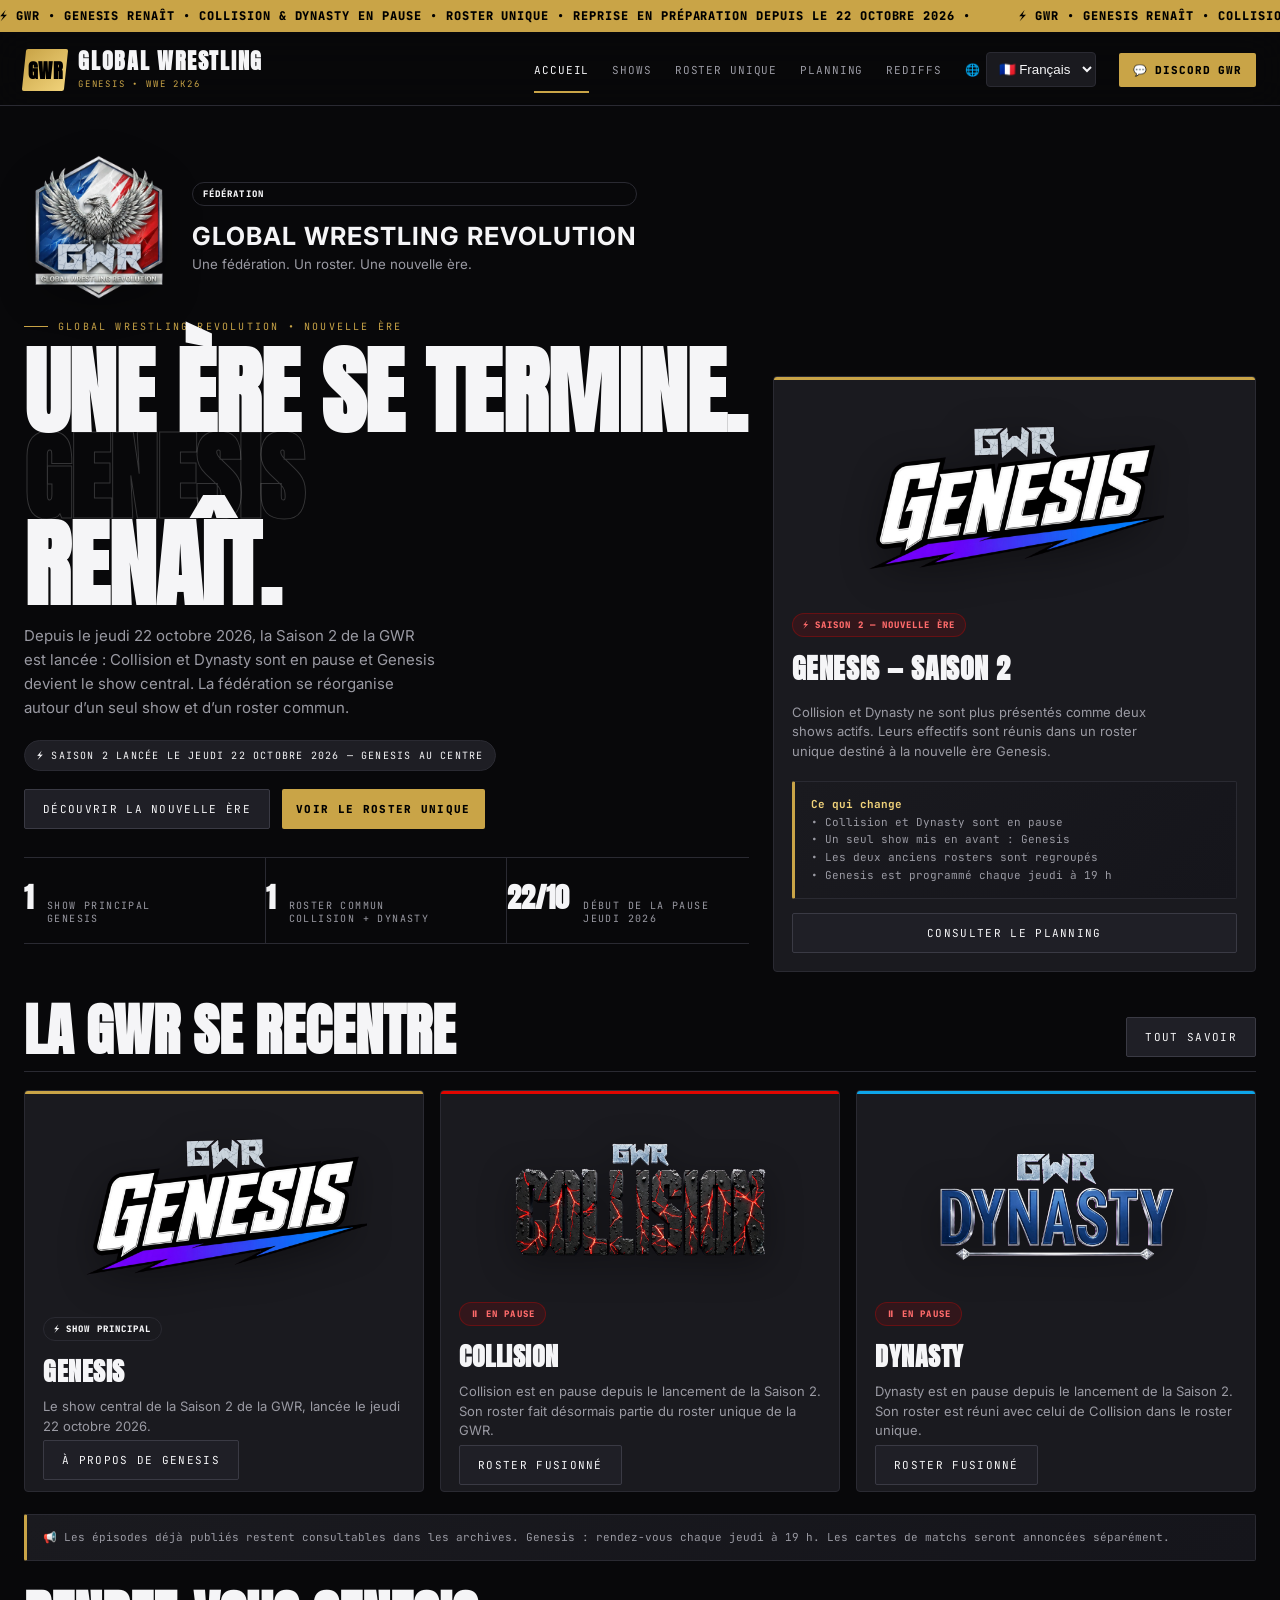
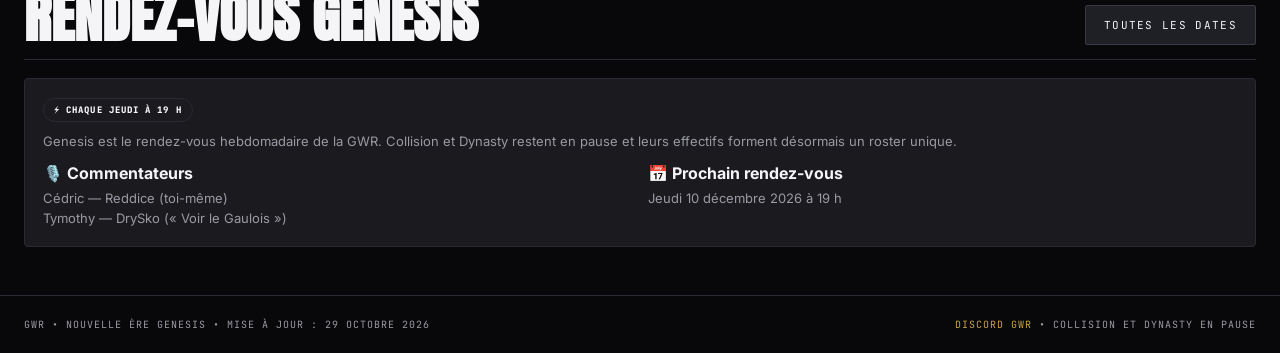
<file: index.html>
<!doctype html>
<html lang="fr"><head><meta charset="utf-8"><meta name="viewport" content="width=device-width,initial-scale=1">
<title>GWR — Global Wrestling Revolution | Le retour de Genesis</title>
<meta name="description" content="La GWR prépare le retour de Genesis depuis le jeudi 22 octobre 2026. Collision et Dynasty sont en pause et leurs rosters fusionnent en un roster unique.">
<link rel="stylesheet" href="css/style.css"><link rel="icon" href="img/logo-gwr.png"></head><body>
<div class="ticker"><div class="ticker-track"><span>⚡ GWR • GENESIS RENAÎT • COLLISION & DYNASTY EN PAUSE • ROSTER UNIQUE • REPRISE EN PRÉPARATION DEPUIS LE 22 OCTOBRE 2026 •</span><span>⚡ GWR • GENESIS RENAÎT • COLLISION & DYNASTY EN PAUSE • ROSTER UNIQUE • REPRISE EN PRÉPARATION DEPUIS LE 22 OCTOBRE 2026 •</span></div></div>
<nav><a class="brand" href="index.html"><div class="brand-mark"><span>GWR</span></div><div class="brand-text"><strong>GLOBAL WRESTLING</strong><small>Genesis • WWE 2K26</small></div></a><div class="nav-links" id="navLinks"><a href="index.html">Accueil</a><a href="shows.html">Shows</a><a href="roster.html">Roster unique</a><a href="planning.html">Planning</a><a href="rediffs.html">Rediffs</a><label class="language-picker" style="display:inline-flex;align-items:center;gap:6px;color:var(--text);font-size:12px"><span aria-hidden="true">🌐</span><select id="gwrLanguage" aria-label="Choisir la langue" style="max-width:145px;background:var(--card);color:var(--text);border:1px solid var(--border);padding:8px;border-radius:4px"><option value="fr">🇫🇷 Français</option><option value="en">🇬🇧 English</option><option value="es">🇪🇸 Español</option><option value="it">🇮🇹 Italiano</option><option value="ja">🇯🇵 日本語</option><option value="zh">🇨🇳 中文</option><option value="de">🇩🇪 Deutsch</option></select></label><a href="https://discord.com/invite/2U9SatYNbg" target="_blank" rel="noopener noreferrer" class="btn-discord">💬 Discord GWR</a></div><button class="burger" id="burger" aria-label="Ouvrir le menu">☰</button></nav>
<main class="container"><div class="hero"><div><div class="home-brand-logos" style="display:flex;align-items:center;gap:18px;flex-wrap:wrap;margin-bottom:18px">
<img src="img/logo-gwr.png" alt="Logo officiel de la fédération GWR — Global Wrestling Revolution" style="display:block;width:min(150px,32vw);height:auto;object-fit:contain;filter:drop-shadow(0 8px 18px rgba(0,0,0,.35))">
<div style="display:flex;flex-direction:column;gap:5px"><span class="pill">FÉDÉRATION</span><strong style="font-size:clamp(18px,2vw,25px);letter-spacing:.04em">GLOBAL WRESTLING REVOLUTION</strong><small class="muted">Une fédération. Un roster. Une nouvelle ère.</small></div>
</div><div class="eyebrow">Global Wrestling Revolution • Nouvelle ère</div><h1 class="h1">UNE ÈRE SE TERMINE.<br><span class="outline">GENESIS</span><br>RENAÎT.</h1><p>Depuis le jeudi 22 octobre 2026, la Saison 2 de la GWR est lancée : Collision et Dynasty sont en pause et Genesis devient le show central. La fédération se réorganise autour d’un seul show et d’un roster commun.</p><div class="badge">⚡ SAISON 2 LANCÉE LE JEUDI 22 OCTOBRE 2026 — GENESIS AU CENTRE</div><div class="actions"><a href="shows.html" class="btn-dark">Découvrir la nouvelle ère</a><a href="roster.html" class="btn-discord">Voir le roster unique</a></div><div class="stats"><div class="stat"><b>1</b><span>Show principal<br>Genesis</span></div><div class="stat"><b>1</b><span>Roster commun<br>Collision + Dynasty</span></div><div class="stat"><b>22/10</b><span>Début de la pause<br>Jeudi 2026</span></div></div></div>
<div class="card"><div class="card-top gold"></div><div class="card-body"><img src="img/gwr-genesis.png" alt="Logo Genesis — show principal de la Global Wrestling Revolution" style="display:block;width:min(100%,320px);max-height:200px;object-fit:contain;margin:0 auto 14px;filter:drop-shadow(0 8px 18px rgba(0,0,0,.35))"><span class="pill susp">⚡ SAISON 2 — NOUVELLE ÈRE</span><h3 style="font-size:28px">Genesis — Saison 2</h3><p>Collision et Dynasty ne sont plus présentés comme deux shows actifs. Leurs effectifs sont réunis dans un roster unique destiné à la nouvelle ère Genesis.</p><div class="suspend-box"><strong style="color:var(--gold-light)">Ce qui change</strong><br>• Collision et Dynasty sont en pause<br>• Un seul show mis en avant : Genesis<br>• Les deux anciens rosters sont regroupés<br>• Genesis est programmé chaque jeudi à 19 h</div><a href="planning.html" class="btn-dark" style="display:block;text-align:center;margin-top:12px">Consulter le planning</a></div></div></div>
<div class="section-head"><h2 class="h2">La GWR se recentre</h2><a href="shows.html" class="btn-dark">Tout savoir</a></div><div class="grid3">
<article class="card"><div class="card-top gold"></div><div class="card-body"><img src="img/gwr-genesis.png" alt="Logo officiel du show Genesis de la GWR" loading="lazy" style="display:block;width:min(100%,300px);max-height:190px;object-fit:contain;margin:0 auto 14px;filter:drop-shadow(0 8px 18px rgba(0,0,0,.35))"><span class="pill">⚡ SHOW PRINCIPAL</span><h3>Genesis</h3><p>Le show central de la Saison 2 de la GWR, lancée le jeudi 22 octobre 2026.</p><div style="margin-top:12px"><a href="shows.html" class="btn-dark">À propos de Genesis</a></div></div></article>
<article class="card"><div class="card-top red"></div><div class="card-body"><img src="img/gwr-collision.png" alt="Logo officiel de Collision, ancien show de la GWR désormais en pause" loading="lazy" style="display:block;width:min(100%,300px);max-height:175px;object-fit:contain;margin:0 auto 14px;filter:drop-shadow(0 8px 18px rgba(0,0,0,.35))"><span class="pill susp">⏸ EN PAUSE</span><h3>Collision</h3><p>Collision est en pause depuis le lancement de la Saison 2. Son roster fait désormais partie du roster unique de la GWR.</p><div style="margin-top:12px"><a href="roster.html" class="btn-dark">Roster fusionné</a></div></div></article>
<article class="card"><div class="card-top blue"></div><div class="card-body"><img src="img/gwr-dynasty.png" alt="Logo officiel de Dynasty, ancien show de la GWR désormais en pause" loading="lazy" style="display:block;width:min(100%,300px);max-height:175px;object-fit:contain;margin:0 auto 14px;filter:drop-shadow(0 8px 18px rgba(0,0,0,.35))"><span class="pill susp">⏸ EN PAUSE</span><h3>Dynasty</h3><p>Dynasty est en pause depuis le lancement de la Saison 2. Son roster est réuni avec celui de Collision dans le roster unique.</p><div style="margin-top:12px"><a href="roster.html" class="btn-dark">Roster fusionné</a></div></div></article>
</div><div class="suspend-box" style="margin-top:22px">📢 Les épisodes déjà publiés restent consultables dans les archives. Genesis : rendez-vous chaque jeudi à 19 h. Les cartes de matchs seront annoncées séparément.</div><div class="section-head" style="margin-top:30px"><h2 class="h2">Rendez-vous Genesis</h2><a href="planning.html" class="btn-dark">Toutes les dates</a></div>
<div class="card"><div class="card-body"><span class="pill">⚡ CHAQUE JEUDI À 19 H</span><p>Genesis est le rendez-vous hebdomadaire de la GWR. Collision et Dynasty restent en pause et leurs effectifs forment désormais un roster unique.</p><div class="grid2" style="margin-top:12px"><div><strong>🎙️ Commentateurs</strong><p style="margin:6px 0 0">Cédric — Reddice (toi-même)<br>Tymothy — DrySko (« Voir le Gaulois »)</p></div><div><strong>📅 Prochain rendez-vous</strong><p style="margin:6px 0 0"><span data-next-genesis>calcul automatique…</span></p></div></div></div></div></main>
<footer><div>GWR • Nouvelle ère Genesis • Mise à jour : 29 octobre 2026</div><div><a href="https://discord.com/invite/2U9SatYNbg" target="_blank" rel="noopener noreferrer">Discord GWR</a> • Collision et Dynasty en pause</div></footer><script src="js/script.js"></script></body></html>
</file>
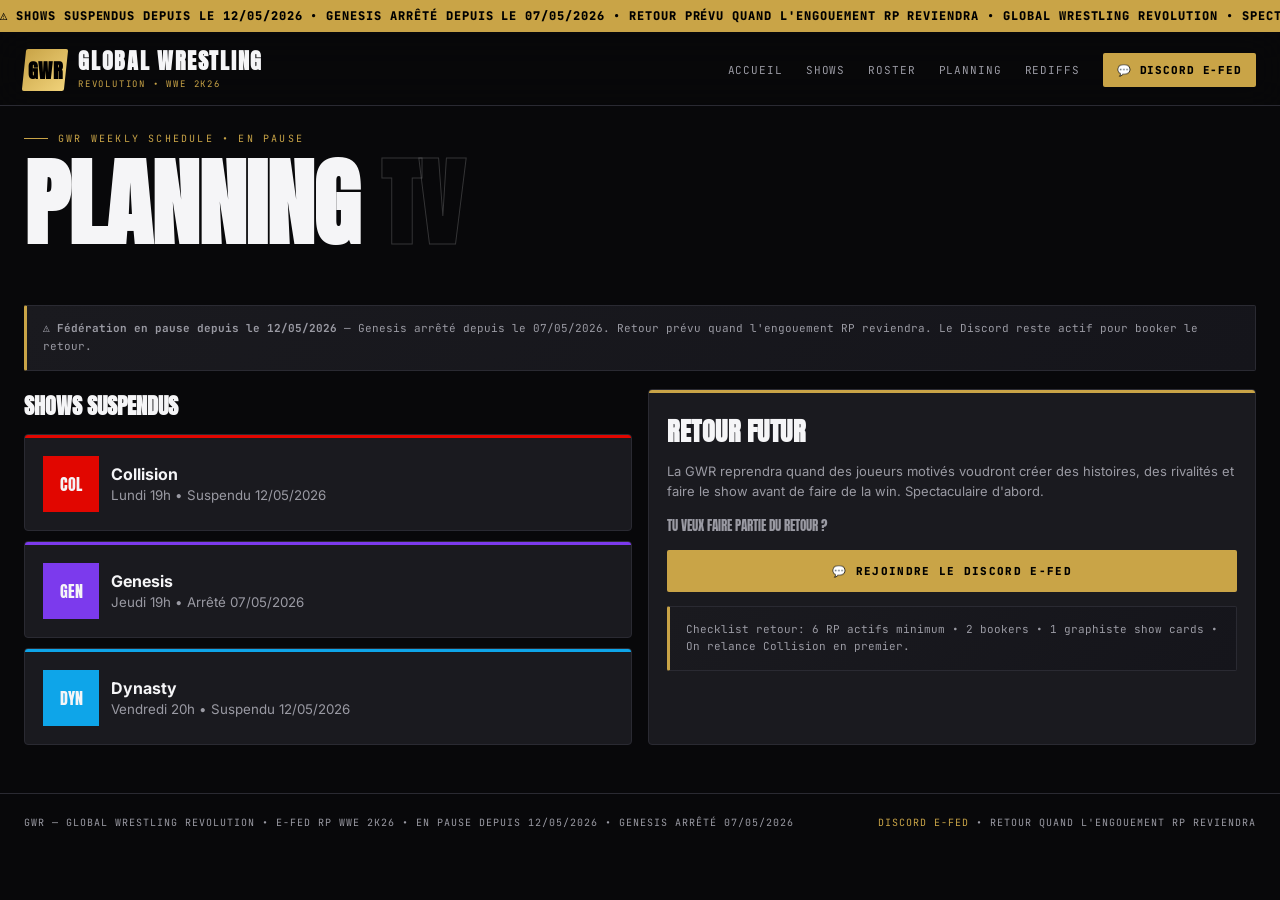
<file: planing.html>
<!doctype html>
<html lang="fr">
<head>
<meta charset="utf-8"><meta name="viewport" content="width=device-width,initial-scale=1">
<title>Planning — GWR</title>
<link rel="stylesheet" href="css/style.css">
</head>
<body>

<div class="ticker"><div class="ticker-track">
<span>⚠ SHOWS SUSPENDUS DEPUIS LE 12/05/2026 • GENESIS ARRÊTÉ DEPUIS LE 07/05/2026 • RETOUR PRÉVU QUAND L'ENGOUEMENT RP REVIENDRA • GLOBAL WRESTLING REVOLUTION • SPECTACULAIRE AVANT LA WIN •</span>
<span>⚠ SHOWS SUSPENDUS DEPUIS LE 12/05/2026 • GENESIS ARRÊTÉ DEPUIS LE 07/05/2026 • RETOUR PRÉVU QUAND L'ENGOUEMENT RP REVIENDRA • GLOBAL WRESTLING REVOLUTION • SPECTACULAIRE AVANT LA WIN •</span>
</div></div>


<nav>
  <a class="brand" href="index.html">
    <div class="brand-mark"><span>GWR</span></div>
    <div class="brand-text"><strong>GLOBAL WRESTLING</strong><small>Revolution • WWE 2K26</small></div>
  </a>
  <div class="nav-links" id="navLinks">
    <a href="index.html">Accueil</a>
    <a href="shows.html">Shows</a>
    <a href="roster.html">Roster</a>
    <a href="planning.html">Planning</a>
    <a href="rediffs.html">Rediffs</a>
    <a href="https://discord.com/invite/2U9SatYNbg" target="_blank" class="btn-discord">💬 Discord E-Fed</a>
  </div>
  <button class="burger" id="burger">☰</button>
</nav>

<main class="container">
  <section>
    <div class="eyebrow">GWR Weekly Schedule • EN PAUSE</div>
    <h1 class="h1">PLANNING <span class="outline">TV</span></h1>
  </section>

  <div class="suspend-box">
    ⚠ <strong>Fédération en pause depuis le 12/05/2026</strong> — Genesis arrêté depuis le 07/05/2026. Retour prévu quand l'engouement RP reviendra. Le Discord reste actif pour booker le retour.
  </div>

  <div class="grid2" style="margin-top:18px">
    <div>
      <h3 style="font-family:Anton;text-transform:uppercase;font-size:22px;margin-bottom:12px">Shows suspendus</h3>
      <div style="display:flex;flex-direction:column;gap:10px">
        <div class="card"><div class="card-top red"></div><div class="card-body" style="display:flex;gap:12px;align-items:center">
          <div style="width:56px;height:56px;background:var(--red);display:grid;place-items:center;font-family:Anton">COL</div>
          <div><strong>Collision</strong><br><small class="muted">Lundi 19h • Suspendu 12/05/2026</small></div>
        </div></div>
        <div class="card"><div class="card-top purple"></div><div class="card-body" style="display:flex;gap:12px;align-items:center">
          <div style="width:56px;height:56px;background:var(--purple);display:grid;place-items:center;font-family:Anton">GEN</div>
          <div><strong>Genesis</strong><br><small class="muted">Jeudi 19h • Arrêté 07/05/2026</small></div>
        </div></div>
        <div class="card"><div class="card-top blue"></div><div class="card-body" style="display:flex;gap:12px;align-items:center">
          <div style="width:56px;height:56px;background:var(--blue);display:grid;place-items:center;font-family:Anton">DYN</div>
          <div><strong>Dynasty</strong><br><small class="muted">Vendredi 20h • Suspendu 12/05/2026</small></div>
        </div></div>
      </div>
    </div>
    <div class="card"><div class="card-top gold"></div><div class="card-body">
      <h3 style="font-family:Anton;text-transform:uppercase;font-size:26px">Retour futur</h3>
      <p class="muted" style="margin:10px 0;line-height:1.6">La GWR reprendra quand des joueurs motivés voudront créer des histoires, des rivalités et faire le show avant de faire de la win. Spectaculaire d'abord.</p>
      <p style="font-family:Anton;text-transform:uppercase;margin:14px 0">Tu veux faire partie du retour ?</p>
      <a href="https://discord.com/invite/2U9SatYNbg" target="_blank" class="btn-discord" style="width:100%;justify-content:center;padding:14px">💬 Rejoindre le Discord E-Fed</a>
      <div class="suspend-box" style="margin-top:14px">Checklist retour: 6 RP actifs minimum • 2 bookers • 1 graphiste show cards • On relance Collision en premier.</div>
    </div></div>
  </div>
</main>

<footer>
  <div>GWR — Global Wrestling Revolution • E-Fed RP WWE 2K26 • En pause depuis 12/05/2026 • Genesis arrêté 07/05/2026</div>
  <div><a href="https://discord.com/invite/2U9SatYNbg" target="_blank">Discord E-Fed</a> • Retour quand l'engouement RP reviendra</div>
</footer>

<script src="js/script.js"></script>
</body>
</html>
</file>
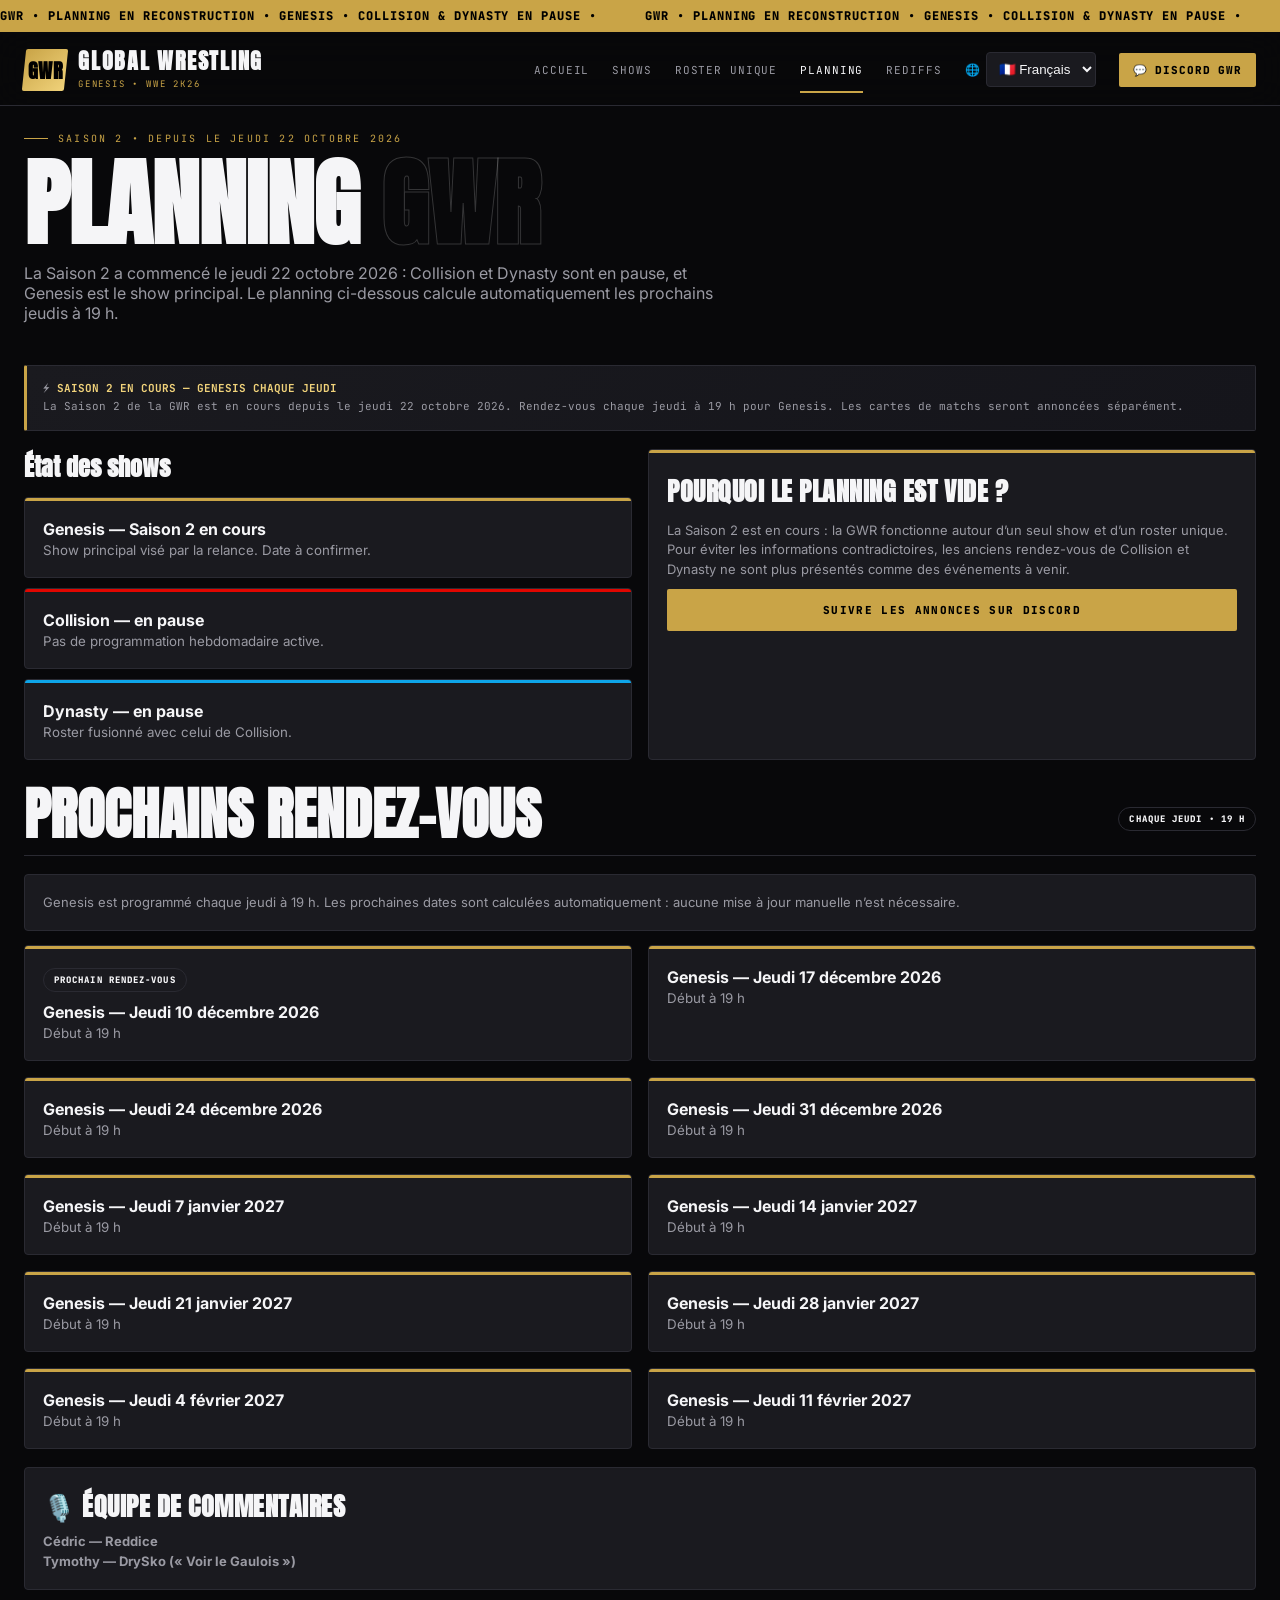
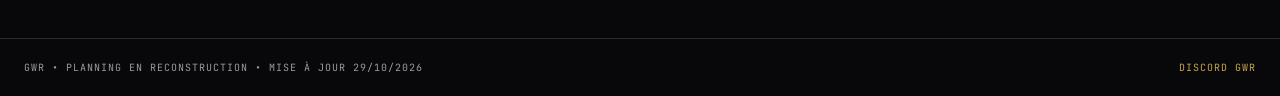
<file: planning.html>
<!doctype html><html lang="fr"><head><meta charset="utf-8"><meta name="viewport" content="width=device-width,initial-scale=1"><title>Planning — GWR | Retour de Genesis</title><meta name="description" content="État du planning GWR pendant la relance de Genesis."><link rel="stylesheet" href="css/style.css"><link rel="icon" href="img/logo-gwr.png"></head><body>
<div class="ticker"><div class="ticker-track"><span>GWR • PLANNING EN RECONSTRUCTION • GENESIS • COLLISION & DYNASTY EN PAUSE •</span><span>GWR • PLANNING EN RECONSTRUCTION • GENESIS • COLLISION & DYNASTY EN PAUSE •</span></div></div>
<nav><a class="brand" href="index.html"><div class="brand-mark"><span>GWR</span></div><div class="brand-text"><strong>GLOBAL WRESTLING</strong><small>Genesis • WWE 2K26</small></div></a><div class="nav-links" id="navLinks"><a href="index.html">Accueil</a><a href="shows.html">Shows</a><a href="roster.html">Roster unique</a><a href="planning.html">Planning</a><a href="rediffs.html">Rediffs</a><label class="language-picker" style="display:inline-flex;align-items:center;gap:6px;color:var(--text);font-size:12px"><span aria-hidden="true">🌐</span><select id="gwrLanguage" aria-label="Choisir la langue" style="max-width:145px;background:var(--card);color:var(--text);border:1px solid var(--border);padding:8px;border-radius:4px"><option value="fr">🇫🇷 Français</option><option value="en">🇬🇧 English</option><option value="es">🇪🇸 Español</option><option value="it">🇮🇹 Italiano</option><option value="ja">🇯🇵 日本語</option><option value="zh">🇨🇳 中文</option><option value="de">🇩🇪 Deutsch</option></select></label><a href="https://discord.com/invite/2U9SatYNbg" target="_blank" rel="noopener noreferrer" class="btn-discord">💬 Discord GWR</a></div><button class="burger" id="burger" aria-label="Ouvrir le menu">☰</button></nav>
<main class="container"><section><div class="eyebrow">Saison 2 • Depuis le jeudi 22 octobre 2026</div><h1 class="h1">PLANNING <span class="outline">GWR</span></h1><p class="muted" style="max-width:70ch">La Saison 2 a commencé le jeudi 22 octobre 2026 : Collision et Dynasty sont en pause, et Genesis est le show principal. Le planning ci-dessous calcule automatiquement les prochains jeudis à 19 h.</p></section>
<div class="suspend-box" style="border-left-color:var(--gold)">⚡ <strong style="color:var(--gold-light)">SAISON 2 EN COURS — GENESIS CHAQUE JEUDI</strong><br>La Saison 2 de la GWR est en cours depuis le jeudi 22 octobre 2026. Rendez-vous chaque jeudi à 19 h pour Genesis. Les cartes de matchs seront annoncées séparément.</div>
<div class="grid2" style="margin-top:18px"><div><h3 style="font-family:Anton;font-size:24px;margin-bottom:12px">État des shows</h3><div style="display:flex;flex-direction:column;gap:10px"><div class="card"><div class="card-top gold"></div><div class="card-body"><strong>Genesis — Saison 2 en cours</strong><br><small class="muted">Show principal visé par la relance. Date à confirmer.</small></div></div><div class="card"><div class="card-top red"></div><div class="card-body"><strong>Collision — en pause</strong><br><small class="muted">Pas de programmation hebdomadaire active.</small></div></div><div class="card"><div class="card-top blue"></div><div class="card-body"><strong>Dynasty — en pause</strong><br><small class="muted">Roster fusionné avec celui de Collision.</small></div></div></div></div>
<div class="card"><div class="card-top gold"></div><div class="card-body"><h3 style="font-size:26px">Pourquoi le planning est vide ?</h3><p class="muted" style="margin:10px 0">La Saison 2 est en cours : la GWR fonctionne autour d’un seul show et d’un roster unique. Pour éviter les informations contradictoires, les anciens rendez-vous de Collision et Dynasty ne sont plus présentés comme des événements à venir.</p><a href="https://discord.com/invite/2U9SatYNbg" target="_blank" rel="noopener noreferrer" class="btn-discord" style="width:100%;justify-content:center;padding:14px">Suivre les annonces sur Discord</a></div></div></div>
<div class="section-head" style="margin-top:28px"><h2 class="h2">Prochains rendez-vous</h2><span class="pill">Chaque jeudi • 19 h</span></div><div class="card"><div class="card-body"><p class="muted">Genesis est programmé chaque jeudi à 19 h. Les prochaines dates sont calculées automatiquement : aucune mise à jour manuelle n’est nécessaire.</p></div></div><div id="genesisSchedule" class="grid2" style="margin-top:14px" aria-live="polite"><div class="card"><div class="card-body">Chargement automatique des prochaines dates…</div></div></div><div class="card" style="margin-top:18px"><div class="card-body"><h3 style="font-size:26px">🎙️ Équipe de commentaires</h3><p><strong>Cédric — Reddice</strong><br><strong>Tymothy — DrySko (« Voir le Gaulois »)</strong></p></div></div></main>
<footer><div>GWR • Planning en reconstruction • Mise à jour 29/10/2026</div><div><a href="https://discord.com/invite/2U9SatYNbg" target="_blank" rel="noopener noreferrer">Discord GWR</a></div></footer><script src="js/script.js"></script></body></html>
</file>
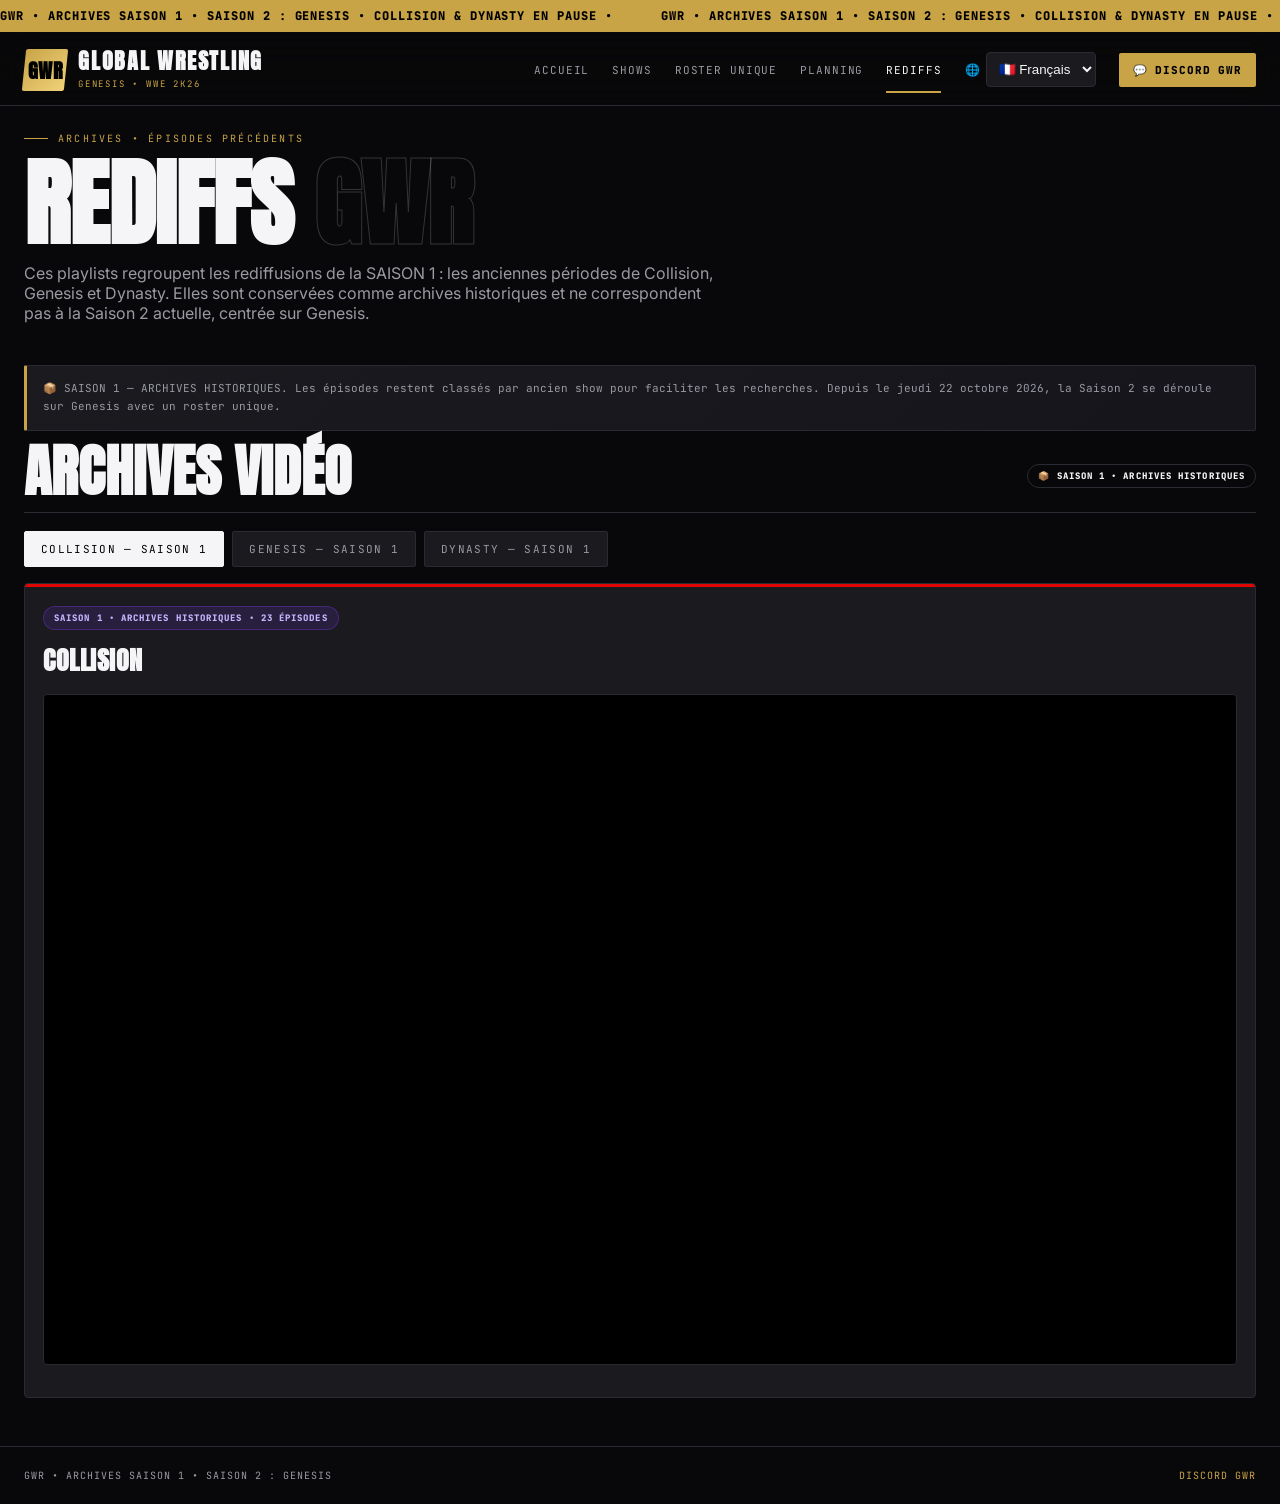
<file: rediffs.html>
<!doctype html><html lang="fr"><head><meta charset="utf-8"><meta name="viewport" content="width=device-width,initial-scale=1"><title>Rediffs et archives — GWR</title><meta name="description" content="Retrouvez les archives vidéo des anciens shows de la GWR pendant la relance de Genesis."><link rel="stylesheet" href="css/style.css"><link rel="icon" href="img/logo-gwr.png"></head><body>
<div class="ticker"><div class="ticker-track"><span>GWR • ARCHIVES SAISON 1 • SAISON 2 : GENESIS • COLLISION & DYNASTY EN PAUSE •</span><span>GWR • ARCHIVES SAISON 1 • SAISON 2 : GENESIS • COLLISION & DYNASTY EN PAUSE •</span></div></div>
<nav><a class="brand" href="index.html"><div class="brand-mark"><span>GWR</span></div><div class="brand-text"><strong>GLOBAL WRESTLING</strong><small>Genesis • WWE 2K26</small></div></a><div class="nav-links" id="navLinks"><a href="index.html">Accueil</a><a href="shows.html">Shows</a><a href="roster.html">Roster unique</a><a href="planning.html">Planning</a><a href="rediffs.html">Rediffs</a><label class="language-picker" style="display:inline-flex;align-items:center;gap:6px;color:var(--text);font-size:12px"><span aria-hidden="true">🌐</span><select id="gwrLanguage" aria-label="Choisir la langue" style="max-width:145px;background:var(--card);color:var(--text);border:1px solid var(--border);padding:8px;border-radius:4px"><option value="fr">🇫🇷 Français</option><option value="en">🇬🇧 English</option><option value="es">🇪🇸 Español</option><option value="it">🇮🇹 Italiano</option><option value="ja">🇯🇵 日本語</option><option value="zh">🇨🇳 中文</option><option value="de">🇩🇪 Deutsch</option></select></label><a href="https://discord.com/invite/2U9SatYNbg" target="_blank" rel="noopener noreferrer" class="btn-discord">💬 Discord GWR</a></div><button class="burger" id="burger" aria-label="Ouvrir le menu">☰</button></nav>
<main class="container"><section><div class="eyebrow">Archives • Épisodes précédents</div><h1 class="h1">REDIFFS <span class="outline">GWR</span></h1><p class="muted" style="max-width:70ch">Ces playlists regroupent les rediffusions de la SAISON 1 : les anciennes périodes de Collision, Genesis et Dynasty. Elles sont conservées comme archives historiques et ne correspondent pas à la Saison 2 actuelle, centrée sur Genesis.</p></section>
<div class="suspend-box">📦 SAISON 1 — ARCHIVES HISTORIQUES. Les épisodes restent classés par ancien show pour faciliter les recherches. Depuis le jeudi 22 octobre 2026, la Saison 2 se déroule sur Genesis avec un roster unique.</div>
<div class="section-head"><h2 class="h2">Archives vidéo</h2><span class="pill">📦 SAISON 1 • ARCHIVES HISTORIQUES</span></div><div class="tabs"><button class="tab active" data-tab-btn="collision">Collision — Saison 1</button><button class="tab" data-tab-btn="genesis">Genesis — Saison 1</button><button class="tab" data-tab-btn="dynasty">Dynasty — Saison 1</button></div>
<div class="tab-panel active" data-tab-panel="collision"><div class="card"><div class="card-top red"></div><div class="card-body"><span class="pill stop">Saison 1 • Archives historiques • 23 épisodes</span><h3>Collision</h3><div class="video"><iframe loading="lazy" title="Archives vidéo de Collision" src="https://www.youtube.com/embed/videoseries?list=PLcqppahImqvWhzsnvjM9No3qA3b8Iokal" allowfullscreen></iframe></div></div></div></div>
<div class="tab-panel" data-tab-panel="genesis"><div class="card"><div class="card-top gold"></div><div class="card-body"><span class="pill stop">Saison 1 • Archives historiques • 18 épisodes</span><h3>Genesis</h3><div class="video"><iframe loading="lazy" title="Archives vidéo de Genesis" src="https://www.youtube.com/embed/videoseries?list=PLcqppahImqvUmvSQ3NSG5izOY7VnWeU1X" allowfullscreen></iframe></div></div></div></div>
<div class="tab-panel" data-tab-panel="dynasty"><div class="card"><div class="card-top blue"></div><div class="card-body"><span class="pill stop">Saison 1 • Archives historiques • 21 épisodes</span><h3>Dynasty</h3><div class="video"><iframe loading="lazy" title="Archives vidéo de Dynasty" src="https://www.youtube.com/embed/videoseries?list=PLcqppahImqvWwlIveZxeVb_uVkN9lliEC" allowfullscreen></iframe></div></div></div></div></main>
<footer><div>GWR • Archives Saison 1 • Saison 2 : Genesis</div><div><a href="https://discord.com/invite/2U9SatYNbg" target="_blank" rel="noopener noreferrer">Discord GWR</a></div></footer><script src="js/script.js"></script></body></html>
</file>
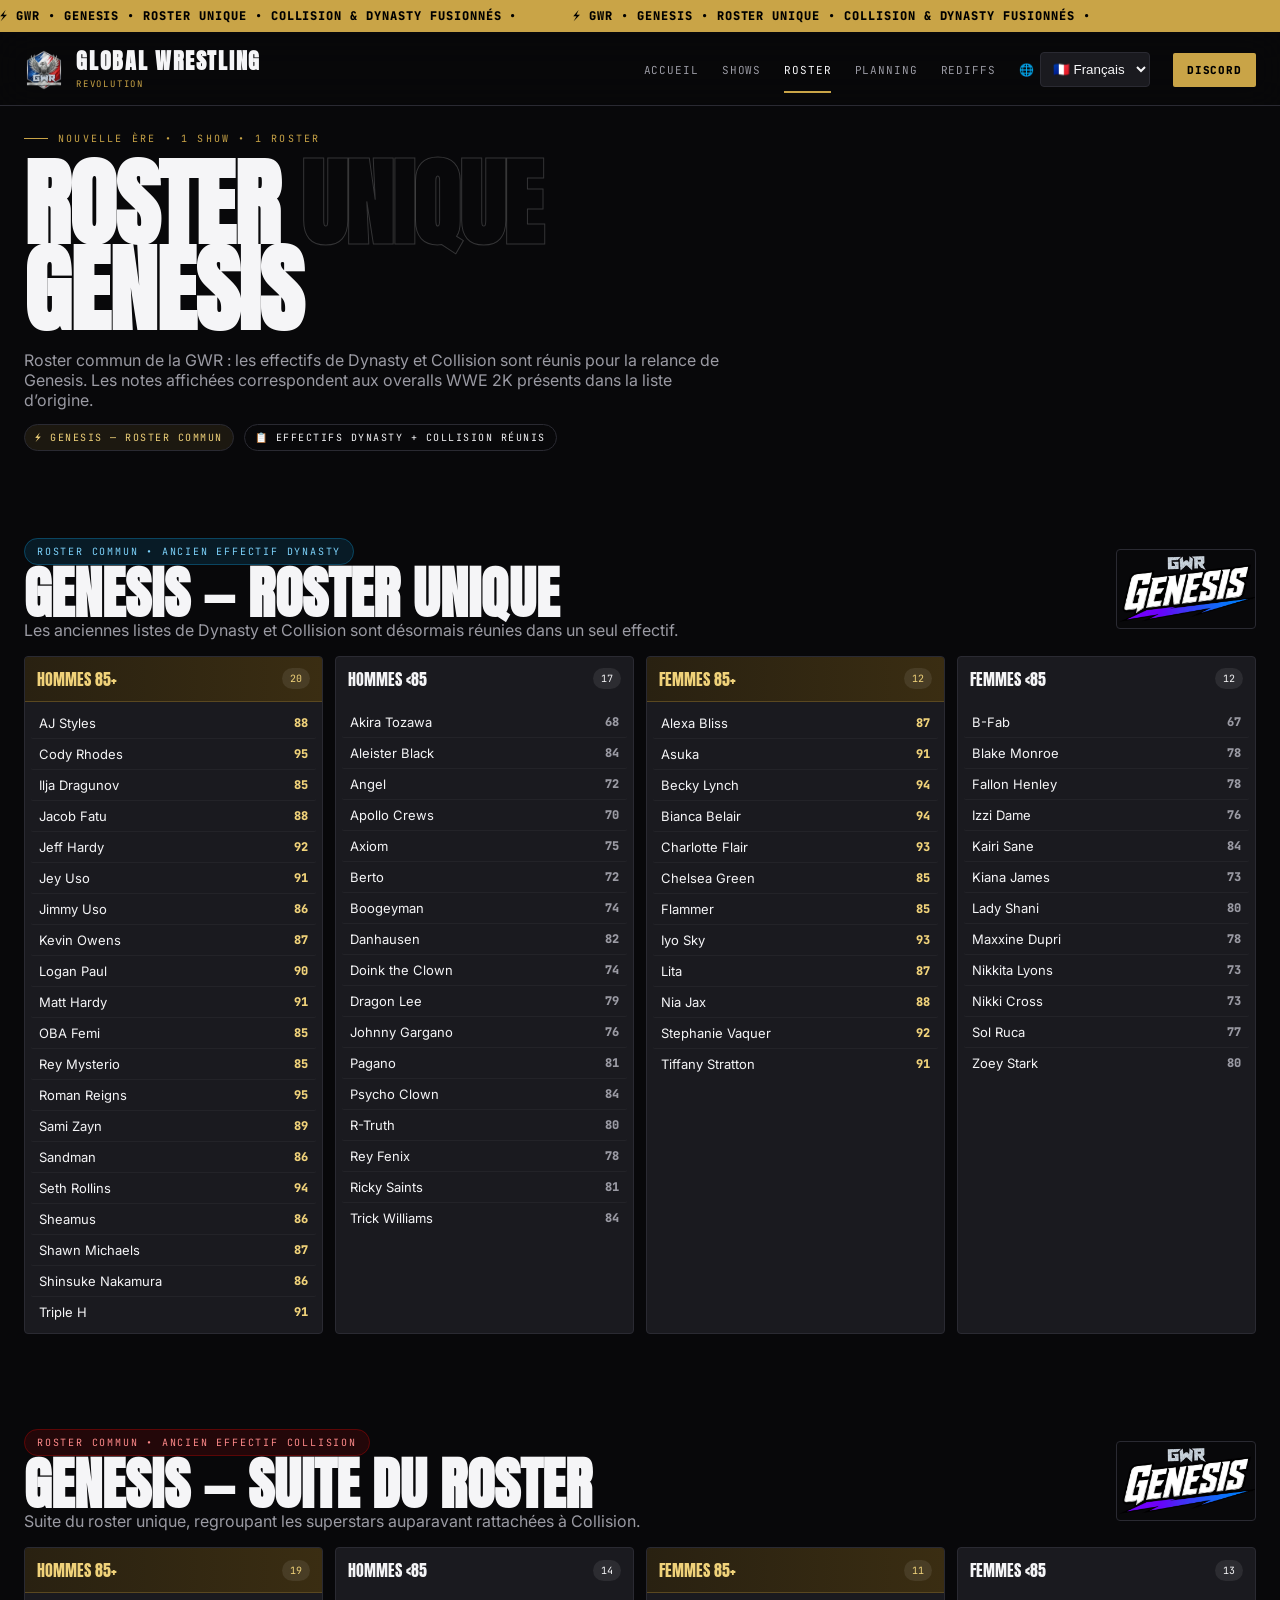
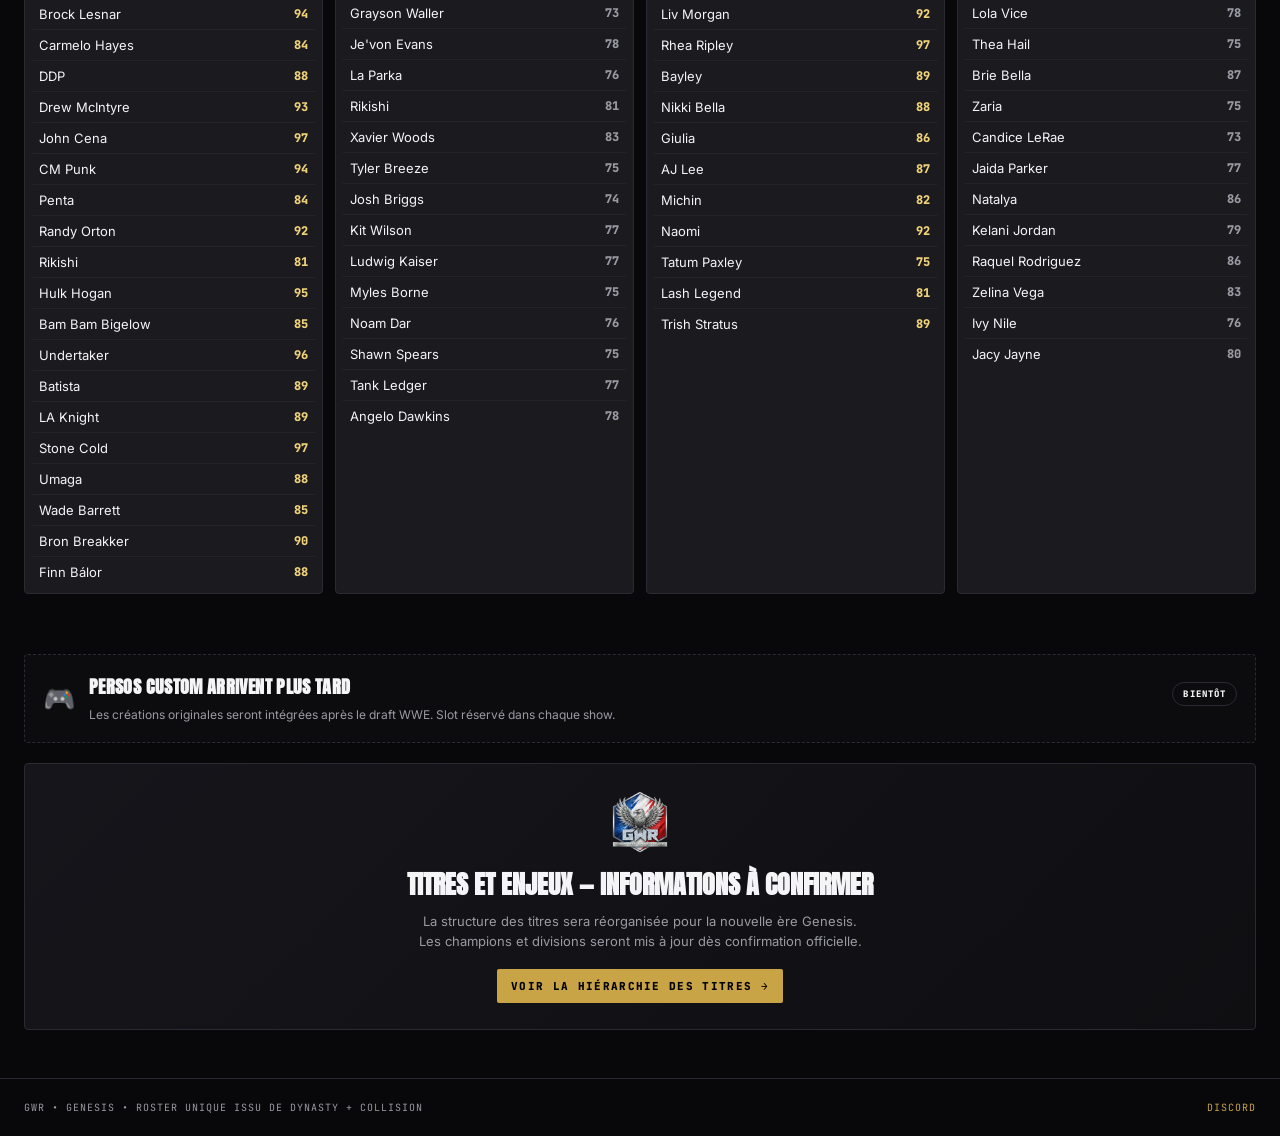
<file: roster.html>
<!doctype html>
<html lang="fr">
<head>
<meta charset="utf-8"><meta name="viewport" content="width=device-width,initial-scale=1">
<title>Roster unique — GWR Genesis</title>
<link rel="stylesheet" href="css/style.css"><link rel="icon" href="img/logo-gwr.png">
<style>
.brand-logo{width:40px!important;height:40px!important;object-fit:contain!important}
.show-header{display:grid;grid-template-columns:1fr 140px;gap:16px;align-items:center;margin-bottom:16px}
.show-poster{width:140px;height:80px;object-fit:cover;border:1px solid var(--border);border-radius:4px}
.gm-badge{font-family:'JetBrains Mono';font-size:10px;letter-spacing:.15em;text-transform:uppercase;padding:6px 10px;border-radius:100px;display:inline-flex;gap:6px;align-items:center;border:1px solid var(--border)}
.roster-grid{display:grid;grid-template-columns:repeat(4,1fr);gap:12px}
@media(max-width:1100px){.roster-grid{grid-template-columns:repeat(2,1fr)}}
@media(max-width:600px){.roster-grid{grid-template-columns:1fr}.show-header{grid-template-columns:1fr}}
.roster-col{background:var(--card);border:1px solid var(--border);border-radius:4px;overflow:hidden}
.roster-col-head{padding:10px 12px;font-family:'Anton';font-size:16px;text-transform:uppercase;display:flex;justify-content:space-between;align-items:center}
.roster-col-head small{font-family:'JetBrains Mono';font-size:10px;padding:4px 8px;border-radius:100px;background:rgba(255,255,255,.08)}
.col-h{border-bottom:1px solid var(--border)}
.roster-list{padding:6px}
.roster-item{display:flex;justify-content:space-between;align-items:center;padding:7px 8px;border-radius:2px;font-size:13px;transition:.15s;border-bottom:1px solid rgba(255,255,255,.04)}
.roster-item:last-child{border:0}
.roster-item:hover{background:rgba(255,255,255,.05)}
.rating{font-family:'JetBrains Mono';font-weight:800;font-size:12px;min-width:28px;text-align:right}
.rating.high{color:var(--gold-light)} .rating.low{color:var(--muted)}
.blue-head{background:linear-gradient(90deg,#292111,#3a2d12);color:var(--gold-light);border-bottom:1px solid #5a4820}
.red-head{background:linear-gradient(90deg,#292111,#3a2d12);color:var(--gold-light);border-bottom:1px solid #5a4820}
</style>
</head>
<body>
<div class="ticker"><div class="ticker-track">
<span>⚡ GWR • GENESIS • ROSTER UNIQUE • COLLISION & DYNASTY FUSIONNÉS •</span>
<span>⚡ GWR • GENESIS • ROSTER UNIQUE • COLLISION & DYNASTY FUSIONNÉS •</span>
</div></div>
<nav>
  <a class="brand" href="index.html"><img src="img/logo-gwr.png" alt="" class="brand-logo"><div class="brand-text"><strong>GLOBAL WRESTLING</strong><small>Revolution</small></div></a>
  <div class="nav-links" id="navLinks">
    <a href="index.html">Accueil</a><a href="shows.html">Shows</a><a href="roster.html" class="active">Roster</a><a href="planning.html">Planning</a><a href="rediffs.html">Rediffs</a>
    <label class="language-picker" style="display:inline-flex;align-items:center;gap:6px;color:var(--text);font-size:12px"><span aria-hidden="true">🌐</span><select id="gwrLanguage" aria-label="Choisir la langue" style="max-width:145px;background:var(--card);color:var(--text);border:1px solid var(--border);padding:8px;border-radius:4px"><option value="fr">🇫🇷 Français</option><option value="en">🇬🇧 English</option><option value="es">🇪🇸 Español</option><option value="it">🇮🇹 Italiano</option><option value="ja">🇯🇵 日本語</option><option value="zh">🇨🇳 中文</option><option value="de">🇩🇪 Deutsch</option></select></label><a href="https://discord.com/invite/2U9SatYNbg" target="_blank" class="btn-discord">Discord</a>
  </div>
  <button class="burger" id="burger">☰</button>
</nav>

<main class="container">
  <section style="padding-top:28px">
    <div class="eyebrow">Nouvelle ère • 1 show • 1 roster</div>
    <h1 class="h1">ROSTER <span class="outline">UNIQUE</span><br>GENESIS</h1>
    <p class="muted" style="max-width:70ch">Roster commun de la GWR : les effectifs de Dynasty et Collision sont réunis pour la relance de Genesis. Les notes affichées correspondent aux overalls WWE 2K présents dans la liste d’origine.</p>
    <div style="display:flex;gap:10px;flex-wrap:wrap;margin-top:14px">
      <span class="gm-badge" style="background:rgba(201,164,71,.1);color:var(--gold-light)">⚡ Genesis — roster commun</span>
      <span class="gm-badge">📋 Effectifs Dynasty + Collision réunis</span>
    </div>
  </section>

  <!-- ANCIEN EFFECTIF DYNASTY, MAINTENANT INTÉGRÉ AU ROSTER UNIQUE -->
  <section style="margin-top:32px">
    <div class="show-header">
      <div>
        <span class="title-tier" style="background:rgba(14,165,233,.12);border:1px solid rgba(14,165,233,.3);color:#7dd3fc;font-family:'JetBrains Mono';font-size:10px;letter-spacing:.18em;text-transform:uppercase;padding:6px 12px;border-radius:100px">ROSTER COMMUN • ANCIEN EFFECTIF DYNASTY</span>
        <h2 class="h2" style="margin-top:8px">Genesis — roster unique</h2>
        <p class="muted">Les anciennes listes de Dynasty et Collision sont désormais réunies dans un seul effectif.</p>
      </div>
      <img src="img/gwr-genesis.png" alt="Visuel Genesis" class="show-poster">
    </div>

    <div class="roster-grid">
      <!-- Hommes 85+ Dynasty -->
      <div class="roster-col"><div class="roster-col-head blue-head"><span>HOMMES 85+</span><small>20</small></div><div class="roster-list">
        <div class="roster-item"><span>AJ Styles</span><span class="rating high">88</span></div>
        <div class="roster-item"><span>Cody Rhodes</span><span class="rating high">95</span></div>
        <div class="roster-item"><span>Ilja Dragunov</span><span class="rating high">85</span></div>
        <div class="roster-item"><span>Jacob Fatu</span><span class="rating high">88</span></div>
        <div class="roster-item"><span>Jeff Hardy</span><span class="rating high">92</span></div>
        <div class="roster-item"><span>Jey Uso</span><span class="rating high">91</span></div>
        <div class="roster-item"><span>Jimmy Uso</span><span class="rating high">86</span></div>
        <div class="roster-item"><span>Kevin Owens</span><span class="rating high">87</span></div>
        <div class="roster-item"><span>Logan Paul</span><span class="rating high">90</span></div>
        <div class="roster-item"><span>Matt Hardy</span><span class="rating high">91</span></div>
        <div class="roster-item"><span>OBA Femi</span><span class="rating high">85</span></div>
        <div class="roster-item"><span>Rey Mysterio</span><span class="rating high">85</span></div>
        <div class="roster-item"><span>Roman Reigns</span><span class="rating high">95</span></div>
        <div class="roster-item"><span>Sami Zayn</span><span class="rating high">89</span></div>
        <div class="roster-item"><span>Sandman</span><span class="rating high">86</span></div>
        <div class="roster-item"><span>Seth Rollins</span><span class="rating high">94</span></div>
        <div class="roster-item"><span>Sheamus</span><span class="rating high">86</span></div>
        <div class="roster-item"><span>Shawn Michaels</span><span class="rating high">87</span></div>
        <div class="roster-item"><span>Shinsuke Nakamura</span><span class="rating high">86</span></div>
        <div class="roster-item"><span>Triple H</span><span class="rating high">91</span></div>
      </div></div>

      <!-- Hommes <85 Dynasty -->
      <div class="roster-col"><div class="roster-col-head"><span>HOMMES &lt;85</span><small>17</small></div><div class="roster-list">
        <div class="roster-item"><span>Akira Tozawa</span><span class="rating low">68</span></div>
        <div class="roster-item"><span>Aleister Black</span><span class="rating low">84</span></div>
        <div class="roster-item"><span>Angel</span><span class="rating low">72</span></div>
        <div class="roster-item"><span>Apollo Crews</span><span class="rating low">70</span></div>
        <div class="roster-item"><span>Axiom</span><span class="rating low">75</span></div>
        <div class="roster-item"><span>Berto</span><span class="rating low">72</span></div>
        <div class="roster-item"><span>Boogeyman</span><span class="rating low">74</span></div>
        <div class="roster-item"><span>Danhausen</span><span class="rating low">82</span></div>
        <div class="roster-item"><span>Doink the Clown</span><span class="rating low">74</span></div>
        <div class="roster-item"><span>Dragon Lee</span><span class="rating low">79</span></div>
        <div class="roster-item"><span>Johnny Gargano</span><span class="rating low">76</span></div>
        <div class="roster-item"><span>Pagano</span><span class="rating low">81</span></div>
        <div class="roster-item"><span>Psycho Clown</span><span class="rating low">84</span></div>
        <div class="roster-item"><span>R-Truth</span><span class="rating low">80</span></div>
        <div class="roster-item"><span>Rey Fenix</span><span class="rating low">78</span></div>
        <div class="roster-item"><span>Ricky Saints</span><span class="rating low">81</span></div>
        <div class="roster-item"><span>Trick Williams</span><span class="rating low">84</span></div>
      </div></div>

      <!-- Femmes 85+ Dynasty -->
      <div class="roster-col"><div class="roster-col-head blue-head"><span>FEMMES 85+</span><small>12</small></div><div class="roster-list">
        <div class="roster-item"><span>Alexa Bliss</span><span class="rating high">87</span></div>
        <div class="roster-item"><span>Asuka</span><span class="rating high">91</span></div>
        <div class="roster-item"><span>Becky Lynch</span><span class="rating high">94</span></div>
        <div class="roster-item"><span>Bianca Belair</span><span class="rating high">94</span></div>
        <div class="roster-item"><span>Charlotte Flair</span><span class="rating high">93</span></div>
        <div class="roster-item"><span>Chelsea Green</span><span class="rating high">85</span></div>
        <div class="roster-item"><span>Flammer</span><span class="rating high">85</span></div>
        <div class="roster-item"><span>Iyo Sky</span><span class="rating high">93</span></div>
        <div class="roster-item"><span>Lita</span><span class="rating high">87</span></div>
        <div class="roster-item"><span>Nia Jax</span><span class="rating high">88</span></div>
        <div class="roster-item"><span>Stephanie Vaquer</span><span class="rating high">92</span></div>
        <div class="roster-item"><span>Tiffany Stratton</span><span class="rating high">91</span></div>
      </div></div>

      <!-- Femmes <85 Dynasty -->
      <div class="roster-col"><div class="roster-col-head"><span>FEMMES &lt;85</span><small>12</small></div><div class="roster-list">
        <div class="roster-item"><span>B-Fab</span><span class="rating low">67</span></div>
        <div class="roster-item"><span>Blake Monroe</span><span class="rating low">78</span></div>
        <div class="roster-item"><span>Fallon Henley</span><span class="rating low">78</span></div>
        <div class="roster-item"><span>Izzi Dame</span><span class="rating low">76</span></div>
        <div class="roster-item"><span>Kairi Sane</span><span class="rating low">84</span></div>
        <div class="roster-item"><span>Kiana James</span><span class="rating low">73</span></div>
        <div class="roster-item"><span>Lady Shani</span><span class="rating low">80</span></div>
        <div class="roster-item"><span>Maxxine Dupri</span><span class="rating low">78</span></div>
        <div class="roster-item"><span>Nikkita Lyons</span><span class="rating low">73</span></div>
        <div class="roster-item"><span>Nikki Cross</span><span class="rating low">73</span></div>
        <div class="roster-item"><span>Sol Ruca</span><span class="rating low">77</span></div>
        <div class="roster-item"><span>Zoey Stark</span><span class="rating low">80</span></div>
      </div></div>
    </div>
  </section>

  <!-- ANCIEN EFFECTIF COLLISION, FUSIONNÉ DANS LE ROSTER UNIQUE -->
  <section style="margin-top:40px">
    <div class="show-header">
      <div>
        <span class="title-tier" style="background:rgba(225,6,0,.12);border:1px solid rgba(225,6,0,.3);color:#ff8a8a;font-family:'JetBrains Mono';font-size:10px;letter-spacing:.18em;text-transform:uppercase;padding:6px 12px;border-radius:100px">ROSTER COMMUN • ANCIEN EFFECTIF COLLISION</span>
        <h2 class="h2" style="margin-top:8px">Genesis — suite du roster</h2>
        <p class="muted">Suite du roster unique, regroupant les superstars auparavant rattachées à Collision.</p>
      </div>
      <img src="img/gwr-genesis.png" alt="Visuel Genesis" class="show-poster">
    </div>

    <div class="roster-grid">
      <div class="roster-col"><div class="roster-col-head red-head"><span>HOMMES 85+</span><small>19</small></div><div class="roster-list">
        <div class="roster-item"><span>Brock Lesnar</span><span class="rating high">94</span></div>
        <div class="roster-item"><span>Carmelo Hayes</span><span class="rating high">84</span></div>
        <div class="roster-item"><span>DDP</span><span class="rating high">88</span></div>
        <div class="roster-item"><span>Drew McIntyre</span><span class="rating high">93</span></div>
        <div class="roster-item"><span>John Cena</span><span class="rating high">97</span></div>
        <div class="roster-item"><span>CM Punk</span><span class="rating high">94</span></div>
        <div class="roster-item"><span>Penta</span><span class="rating high">84</span></div>
        <div class="roster-item"><span>Randy Orton</span><span class="rating high">92</span></div>
        <div class="roster-item"><span>Rikishi</span><span class="rating high">81</span></div>
        <div class="roster-item"><span>Hulk Hogan</span><span class="rating high">95</span></div>
        <div class="roster-item"><span>Bam Bam Bigelow</span><span class="rating high">85</span></div>
        <div class="roster-item"><span>Undertaker</span><span class="rating high">96</span></div>
        <div class="roster-item"><span>Batista</span><span class="rating high">89</span></div>
        <div class="roster-item"><span>LA Knight</span><span class="rating high">89</span></div>
        <div class="roster-item"><span>Stone Cold</span><span class="rating high">97</span></div>
        <div class="roster-item"><span>Umaga</span><span class="rating high">88</span></div>
        <div class="roster-item"><span>Wade Barrett</span><span class="rating high">85</span></div>
        <div class="roster-item"><span>Bron Breakker</span><span class="rating high">90</span></div>
        <div class="roster-item"><span>Finn Bálor</span><span class="rating high">88</span></div>
      </div></div>

      <div class="roster-col"><div class="roster-col-head"><span>HOMMES &lt;85</span><small>14</small></div><div class="roster-list">
        <div class="roster-item"><span>Grayson Waller</span><span class="rating low">73</span></div>
        <div class="roster-item"><span>Je'von Evans</span><span class="rating low">78</span></div>
        <div class="roster-item"><span>La Parka</span><span class="rating low">76</span></div>
        <div class="roster-item"><span>Rikishi</span><span class="rating low">81</span></div>
        <div class="roster-item"><span>Xavier Woods</span><span class="rating low">83</span></div>
        <div class="roster-item"><span>Tyler Breeze</span><span class="rating low">75</span></div>
        <div class="roster-item"><span>Josh Briggs</span><span class="rating low">74</span></div>
        <div class="roster-item"><span>Kit Wilson</span><span class="rating low">77</span></div>
        <div class="roster-item"><span>Ludwig Kaiser</span><span class="rating low">77</span></div>
        <div class="roster-item"><span>Myles Borne</span><span class="rating low">75</span></div>
        <div class="roster-item"><span>Noam Dar</span><span class="rating low">76</span></div>
        <div class="roster-item"><span>Shawn Spears</span><span class="rating low">75</span></div>
        <div class="roster-item"><span>Tank Ledger</span><span class="rating low">77</span></div>
        <div class="roster-item"><span>Angelo Dawkins</span><span class="rating low">78</span></div>
      </div></div>

      <div class="roster-col"><div class="roster-col-head red-head"><span>FEMMES 85+</span><small>11</small></div><div class="roster-list">
        <div class="roster-item"><span>Liv Morgan</span><span class="rating high">92</span></div>
        <div class="roster-item"><span>Rhea Ripley</span><span class="rating high">97</span></div>
        <div class="roster-item"><span>Bayley</span><span class="rating high">89</span></div>
        <div class="roster-item"><span>Nikki Bella</span><span class="rating high">88</span></div>
        <div class="roster-item"><span>Giulia</span><span class="rating high">86</span></div>
        <div class="roster-item"><span>AJ Lee</span><span class="rating high">87</span></div>
        <div class="roster-item"><span>Michin</span><span class="rating high">82</span></div>
        <div class="roster-item"><span>Naomi</span><span class="rating high">92</span></div>
        <div class="roster-item"><span>Tatum Paxley</span><span class="rating high">75</span></div>
        <div class="roster-item"><span>Lash Legend</span><span class="rating high">81</span></div>
        <div class="roster-item"><span>Trish Stratus</span><span class="rating high">89</span></div>
      </div></div>

      <div class="roster-col"><div class="roster-col-head"><span>FEMMES &lt;85</span><small>13</small></div><div class="roster-list">
        <div class="roster-item"><span>Lola Vice</span><span class="rating low">78</span></div>
        <div class="roster-item"><span>Thea Hail</span><span class="rating low">75</span></div>
        <div class="roster-item"><span>Brie Bella</span><span class="rating low">87</span></div>
        <div class="roster-item"><span>Zaria</span><span class="rating low">75</span></div>
        <div class="roster-item"><span>Candice LeRae</span><span class="rating low">73</span></div>
        <div class="roster-item"><span>Jaida Parker</span><span class="rating low">77</span></div>
        <div class="roster-item"><span>Natalya</span><span class="rating low">86</span></div>
        <div class="roster-item"><span>Kelani Jordan</span><span class="rating low">79</span></div>
        <div class="roster-item"><span>Raquel Rodriguez</span><span class="rating low">86</span></div>
        <div class="roster-item"><span>Zelina Vega</span><span class="rating low">83</span></div>
        <div class="roster-item"><span>Ivy Nile</span><span class="rating low">76</span></div>
        <div class="roster-item"><span>Jacy Jayne</span><span class="rating low">80</span></div>
      </div></div>
    </div>
  </section>

  <div class="card" style="margin-top:32px;border:1px dashed var(--border);background:rgba(255,255,255,.02)"><div class="card-body" style="padding:18px;display:flex;gap:14px;align-items:center;flex-wrap:wrap">
    <div style="font-size:26px">🎮</div>
    <div style="flex:1"><h3 style="font-family:Anton;text-transform:uppercase;font-size:18px">Persos custom arrivent plus tard</h3><p class="muted" style="font-size:12px">Les créations originales seront intégrées après le draft WWE. Slot réservé dans chaque show.</p></div>
    <span class="pill">Bientôt</span>
  </div></div>

  <div class="card" style="margin-top:20px;text-align:center;padding:26px;background:linear-gradient(135deg,#15151b,#0f0f12)">
    <img src="img/logo-gwr.png" alt="" style="width:64px;height:64px;object-fit:contain;margin:0 auto 10px">
    <h2 style="font-family:Anton;font-size:26px;text-transform:uppercase">Titres et enjeux — informations à confirmer</h2>
    <p class="muted" style="max-width:56ch;margin:8px auto;font-size:13px">La structure des titres sera réorganisée pour la nouvelle ère Genesis. Les champions et divisions seront mis à jour dès confirmation officielle.</p>
    <a href="https://discord.com/invite/2U9SatYNbg" target="_blank" class="btn-discord" style="margin-top:10px">Voir la hiérarchie des titres →</a>
  </div>

</main>
<footer><div>GWR • Genesis • Roster unique issu de Dynasty + Collision</div><div><a href="https://discord.com/invite/2U9SatYNbg" target="_blank">Discord</a></div></footer>
<script src="js/script.js"></script>
</body>
</html>
</file>
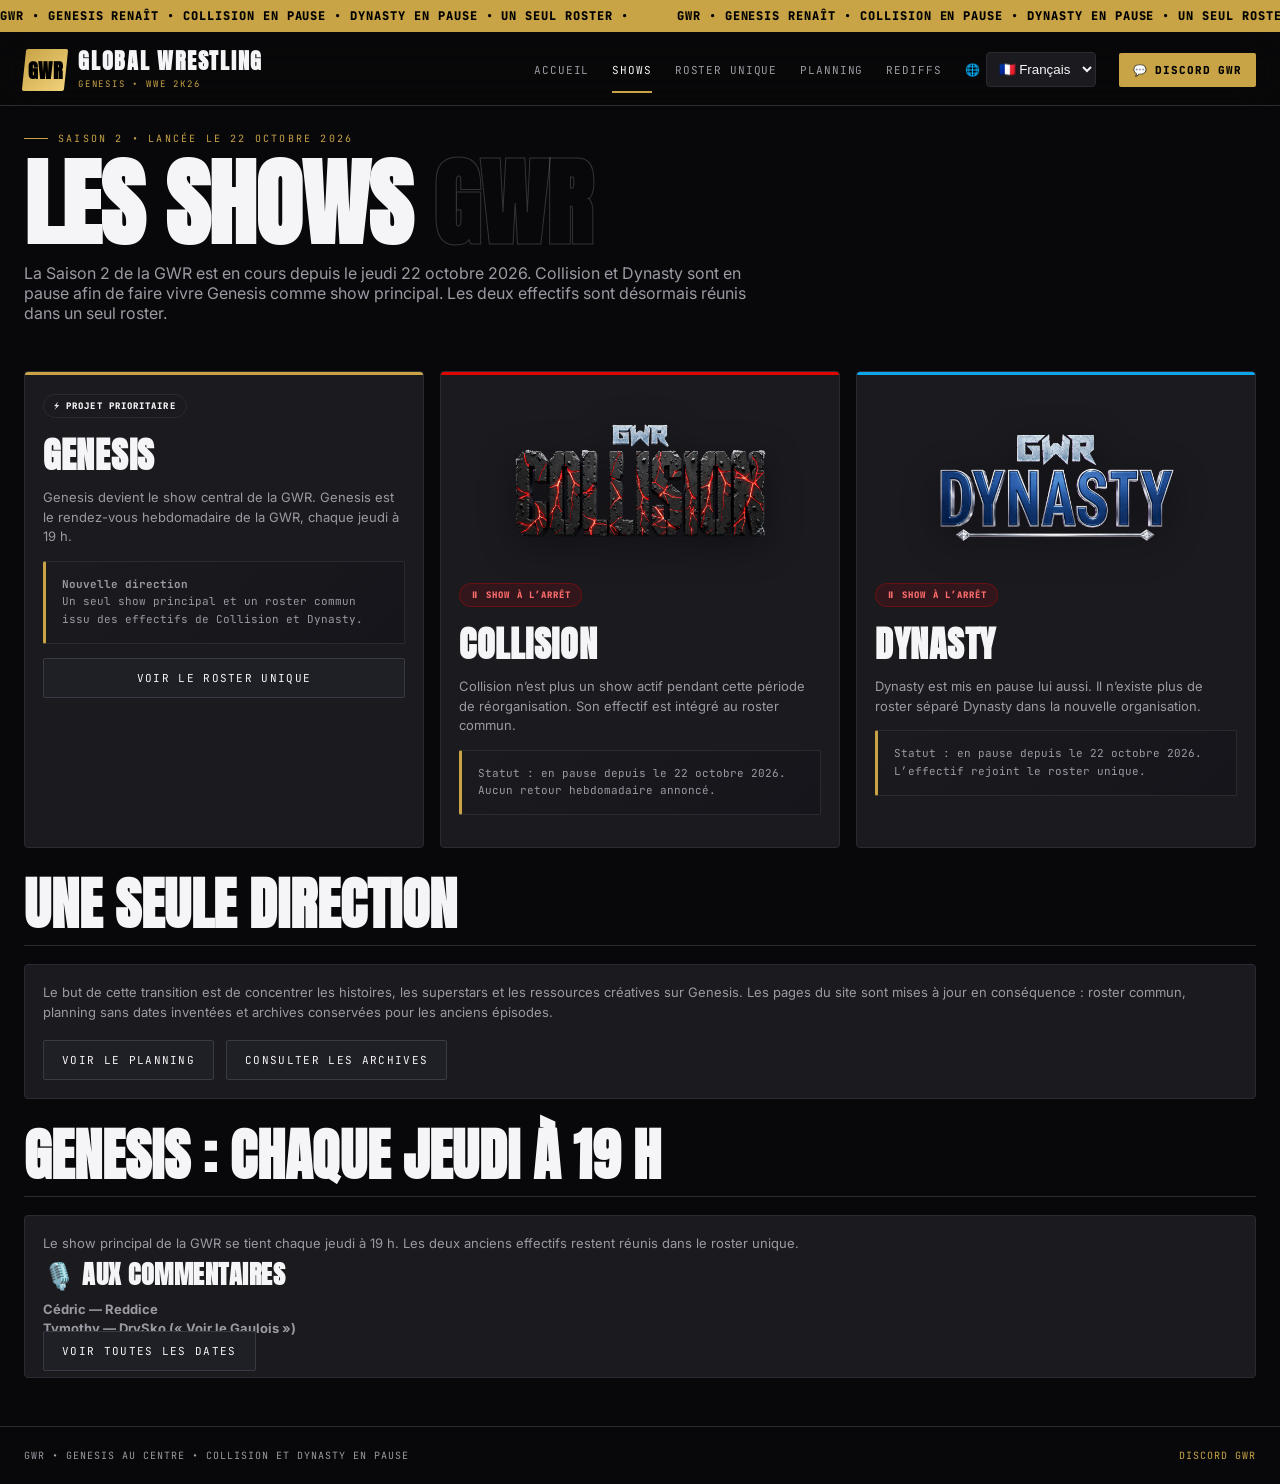
<file: shows.html>
<!doctype html><html lang="fr"><head><meta charset="utf-8"><meta name="viewport" content="width=device-width,initial-scale=1"><title>Shows — GWR | Genesis renaît</title><meta name="description" content="Genesis est le show central de la GWR. Collision et Dynasty sont en pause depuis le 22 octobre 2026."><link rel="stylesheet" href="css/style.css"><link rel="icon" href="img/logo-gwr.png"></head><body>
<div class="ticker"><div class="ticker-track"><span>GWR • GENESIS RENAÎT • COLLISION EN PAUSE • DYNASTY EN PAUSE • UN SEUL ROSTER •</span><span>GWR • GENESIS RENAÎT • COLLISION EN PAUSE • DYNASTY EN PAUSE • UN SEUL ROSTER •</span></div></div>
<nav><a class="brand" href="index.html"><div class="brand-mark"><span>GWR</span></div><div class="brand-text"><strong>GLOBAL WRESTLING</strong><small>Genesis • WWE 2K26</small></div></a><div class="nav-links" id="navLinks"><a href="index.html">Accueil</a><a href="shows.html">Shows</a><a href="roster.html">Roster unique</a><a href="planning.html">Planning</a><a href="rediffs.html">Rediffs</a><label class="language-picker" style="display:inline-flex;align-items:center;gap:6px;color:var(--text);font-size:12px"><span aria-hidden="true">🌐</span><select id="gwrLanguage" aria-label="Choisir la langue" style="max-width:145px;background:var(--card);color:var(--text);border:1px solid var(--border);padding:8px;border-radius:4px"><option value="fr">🇫🇷 Français</option><option value="en">🇬🇧 English</option><option value="es">🇪🇸 Español</option><option value="it">🇮🇹 Italiano</option><option value="ja">🇯🇵 日本語</option><option value="zh">🇨🇳 中文</option><option value="de">🇩🇪 Deutsch</option></select></label><a href="https://discord.com/invite/2U9SatYNbg" target="_blank" rel="noopener noreferrer" class="btn-discord">💬 Discord GWR</a></div><button class="burger" id="burger" aria-label="Ouvrir le menu">☰</button></nav>
<main class="container"><section><div class="eyebrow">Saison 2 • Lancée le 22 octobre 2026</div><h1 class="h1">LES SHOWS <span class="outline">GWR</span></h1><p class="muted" style="max-width:75ch">La Saison 2 de la GWR est en cours depuis le jeudi 22 octobre 2026. Collision et Dynasty sont en pause afin de faire vivre Genesis comme show principal. Les deux effectifs sont désormais réunis dans un seul roster.</p></section>
<div class="grid3" style="margin-top:20px"><article class="card"><div class="card-top gold"></div><div class="card-body"><span class="pill">⚡ PROJET PRIORITAIRE</span><h3 style="font-size:36px">Genesis</h3><p>Genesis devient le show central de la GWR. Genesis est le rendez-vous hebdomadaire de la GWR, chaque jeudi à 19 h.</p><div class="suspend-box"><strong>Nouvelle direction</strong><br>Un seul show principal et un roster commun issu des effectifs de Collision et Dynasty.</div><a href="roster.html" class="btn-dark" style="display:block;text-align:center;margin-top:12px">Voir le roster unique</a></div></article>
<article class="card"><div class="card-top red"></div><div class="card-body"><img src="img/gwr-collision.png" alt="Logo officiel de Collision — show en pause" loading="lazy" style="display:block;width:min(100%,300px);max-height:175px;object-fit:contain;margin:0 auto 14px;filter:drop-shadow(0 8px 18px rgba(0,0,0,.35))"><span class="pill susp">⏸ SHOW À L’ARRÊT</span><h3 style="font-size:36px">Collision</h3><p>Collision n’est plus un show actif pendant cette période de réorganisation. Son effectif est intégré au roster commun.</p><div class="suspend-box">Statut : en pause depuis le 22 octobre 2026. Aucun retour hebdomadaire annoncé.</div></div></article>
<article class="card"><div class="card-top blue"></div><div class="card-body"><img src="img/gwr-dynasty.png" alt="Logo officiel de Dynasty — show en pause" loading="lazy" style="display:block;width:min(100%,300px);max-height:175px;object-fit:contain;margin:0 auto 14px;filter:drop-shadow(0 8px 18px rgba(0,0,0,.35))"><span class="pill susp">⏸ SHOW À L’ARRÊT</span><h3 style="font-size:36px">Dynasty</h3><p>Dynasty est mis en pause lui aussi. Il n’existe plus de roster séparé Dynasty dans la nouvelle organisation.</p><div class="suspend-box">Statut : en pause depuis le 22 octobre 2026. L’effectif rejoint le roster unique.</div></div></article></div>
<div class="section-head" style="margin-top:30px"><h2 class="h2">Une seule direction</h2></div><div class="card"><div class="card-body"><p>Le but de cette transition est de concentrer les histoires, les superstars et les ressources créatives sur Genesis. Les pages du site sont mises à jour en conséquence : roster commun, planning sans dates inventées et archives conservées pour les anciens épisodes.</p><div class="actions"><a class="btn-dark" href="planning.html">Voir le planning</a><a class="btn-dark" href="rediffs.html">Consulter les archives</a></div></div></div><div class="section-head" style="margin-top:30px"><h2 class="h2">Genesis : chaque jeudi à 19 h</h2></div>
<div class="card"><div class="card-body"><p>Le show principal de la GWR se tient chaque jeudi à 19 h. Les deux anciens effectifs restent réunis dans le roster unique.</p><h3>🎙️ Aux commentaires</h3><p><strong>Cédric — Reddice</strong><br><strong>Tymothy — DrySko (« Voir le Gaulois »)</strong></p><a class="btn-dark" href="planning.html">Voir toutes les dates</a></div></div></main>
<footer><div>GWR • Genesis au centre • Collision et Dynasty en pause</div><div><a href="https://discord.com/invite/2U9SatYNbg" target="_blank" rel="noopener noreferrer">Discord GWR</a></div></footer><script src="js/script.js"></script></body></html>
</file>
<file: css/style.css>
@import url('https://fonts.googleapis.com/css2?family=Anton&family=Inter:wght@400;600;800;900&family=JetBrains+Mono:wght@600&display=swap');

:root{
  --bg:#08080a;
  --surface:#121216;
  --card:#1a1a1f;
  --card2:#1f1f26;
  --border:#2a2a32;
  --border2:#3a3a44;
  --text:#f5f5f7;
  --muted:#9a9aa3;
  --gold:#c9a447;
  --gold-light:#f0d27a;
  --red:#e10600;
  --purple:#7c3aed;
  --blue:#0ea5e9;
}
*{margin:0;padding:0;box-sizing:border-box}
body{background:var(--bg);color:var(--text);font-family:'Inter',system-ui,sans-serif;overflow-x:hidden;-webkit-font-smoothing:antialiased}
a{color:inherit;text-decoration:none}
img{display:block;max-width:100%}

/* TICKER */
.ticker{background:var(--gold);color:#000;white-space:nowrap;overflow:hidden;padding:8px 0;font-family:'JetBrains Mono',monospace;font-weight:800;font-size:12px;letter-spacing:.08em;text-transform:uppercase;position:sticky;top:0;z-index:100}
.ticker-track{display:inline-block;animation:marq 30s linear infinite}
.ticker-track span{margin-right:3rem}
@keyframes marq{0%{transform:translateX(0)}100%{transform:translateX(-50%)}}

/* NAV */
nav{position:sticky;top:34px;z-index:99;background:rgba(8,8,10,.88);backdrop-filter:blur(18px);border-bottom:1px solid var(--border);display:flex;align-items:center;justify-content:space-between;padding:14px 24px}
.brand{display:flex;align-items:center;gap:12px;font-family:'Anton',sans-serif;letter-spacing:.02em}
.brand-mark{width:42px;height:42px;background:linear-gradient(135deg,var(--gold),var(--gold-light));color:#000;display:grid;place-items:center;font-weight:900;font-size:20px;border-radius:2px;transform:skew(-6deg)}
.brand-mark span{transform:skew(6deg)}
.brand-text{line-height:1}
.brand-text strong{font-size:22px;display:block;letter-spacing:.08em}
.brand-text small{font-family:'JetBrains Mono';font-size:9px;letter-spacing:.2em;color:var(--gold);text-transform:uppercase}
.nav-links{display:flex;gap:clamp(12px,1.8vw,24px);align-items:center}
.nav-links a{font-family:'JetBrains Mono';font-size:11px;letter-spacing:.08em;text-transform:uppercase;color:var(--muted);position:relative;padding:10px 0;white-space:nowrap;transition:.2s}
.nav-links a:hover,.nav-links a.active{color:var(--text)}
.nav-links a.active:after{content:'';position:absolute;bottom:-6px;left:0;width:100%;height:2px;background:var(--gold)}
.btn-discord{background:var(--gold);color:#000!important;font-family:'JetBrains Mono';font-weight:800;font-size:11px;letter-spacing:.12em;text-transform:uppercase;padding:10px 14px;border-radius:2px;transition:.2s;display:inline-flex;justify-content:center;white-space:nowrap;align-items:center;gap:8px}
.btn-discord:hover{background:var(--gold-light);transform:translateY(-1px)}
.btn-dark{background:var(--card2);border:1px solid var(--border2);color:var(--text);padding:12px 18px;font-family:'JetBrains Mono';font-size:11px;letter-spacing:.12em;text-transform:uppercase;border-radius:2px}
.btn-dark:hover{border-color:var(--text)}
.btn-red{background:var(--red);color:#fff;padding:12px 18px;font-family:'JetBrains Mono';font-size:11px;letter-spacing:.12em;text-transform:uppercase;border-radius:2px}
.burger{display:none;background:var(--card2);border:1px solid var(--border);width:42px;height:42px;place-items:center;border-radius:2px;color:var(--text)}

/* LAYOUT */
.container{max-width:1280px;margin:0 auto;padding:0 24px}
.eyebrow{font-family:'JetBrains Mono';font-size:10px;letter-spacing:.22em;text-transform:uppercase;color:var(--gold);display:flex;gap:10px;align-items:center}
.eyebrow:before{content:'';width:24px;height:1px;background:var(--gold);display:inline-block}
.h1{font-family:'Anton';font-size:clamp(42px,8vw,96px);line-height:.9;text-transform:uppercase;letter-spacing:-.01em;margin:16px 0}
.h1 .outline{-webkit-text-stroke:1px rgba(255,255,255,.18);color:transparent}
.h2{font-family:'Anton';font-size:clamp(32px,5vw,56px);text-transform:uppercase;line-height:.95}
.muted{color:var(--muted)}

/* HERO */
.hero{display:grid;grid-template-columns:1.2fr .8fr;gap:24px;padding:48px 0 32px;align-items:end}
.hero p{color:var(--muted);max-width:46ch;line-height:1.6;font-size:15px;margin:14px 0 20px}
.badge{display:inline-flex;align-items:center;gap:8px;background:#1e1e24;border:1px solid var(--border);padding:8px 12px;font-family:'JetBrains Mono';font-size:10px;letter-spacing:.12em;text-transform:uppercase;border-radius:100px}
.actions{display:flex;gap:12px;flex-wrap:wrap;margin-top:18px}
.stats{border-top:1px solid var(--border);border-bottom:1px solid var(--border);display:grid;grid-template-columns:repeat(3,1fr);margin:28px 0}
.stat{padding:18px 0;border-right:1px solid var(--border);display:flex;gap:14px;align-items:baseline}
.stat:last-child{border:0}
.stat b{font-family:'Anton';font-size:28px}
.stat span{font-family:'JetBrains Mono';font-size:10px;letter-spacing:.14em;text-transform:uppercase;color:var(--muted)}

/* CARDS */
.card{background:var(--card);border:1px solid var(--border);border-radius:4px;overflow:hidden;position:relative;transition:.25s}
.card:hover{border-color:var(--border2);transform:translateY(-2px)}
.card-top{height:3px;width:100%}
.card-top.red{background:var(--red)} .card-top.purple{background:var(--purple)} .card-top.blue{background:var(--blue)}
.card-top.gold{background:var(--gold)}
.card-body{padding:18px}
.pill{display:inline-flex;padding:5px 10px;border-radius:100px;font-family:'JetBrains Mono';font-size:9px;letter-spacing:.12em;text-transform:uppercase;font-weight:800;border:1px solid var(--border);margin-bottom:10px}
.pill.susp{background:rgba(225,6,0,.12);border-color:rgba(225,6,0,.3);color:#ff6b6b}
.pill.stop{background:rgba(124,58,237,.15);border-color:rgba(124,58,237,.35);color:#c4b5fd}
.day{font-family:'JetBrains Mono';font-size:10px;letter-spacing:.14em;text-transform:uppercase;color:var(--muted);display:block;margin-bottom:6px}
.card h3{font-family:'Anton';font-size:26px;text-transform:uppercase;letter-spacing:.02em;margin-bottom:6px}
.card p{font-size:13px;color:var(--muted);line-height:1.5}

/* GRID */
.grid3{display:grid;grid-template-columns:repeat(3,1fr);gap:16px}
.grid2{display:grid;grid-template-columns:repeat(2,1fr);gap:16px}
.grid4{display:grid;grid-template-columns:repeat(4,1fr);gap:14px}

/* SECTIONS */
section{padding:28px 0}
.section-head{display:flex;justify-content:space-between;align-items:end;gap:16px;margin-bottom:18px;border-bottom:1px solid var(--border);padding-bottom:14px}

/* ROSTER */
.roster-card{background:linear-gradient(180deg,var(--card2),var(--card));border:1px solid var(--border);padding:16px;border-radius:4px;transition:.2s}
.roster-card:hover{border-color:var(--gold)}
.roster-card .role{font-family:'JetBrains Mono';font-size:9px;letter-spacing:.18em;text-transform:uppercase;color:var(--gold)}
.roster-card h4{font-family:'Anton';font-size:20px;text-transform:uppercase;margin:6px 0}
.roster-card .meta{font-size:11px;color:var(--muted)}

/* TABS / VIDEO */
.tabs{display:flex;gap:8px;margin:16px 0;flex-wrap:wrap}
.tab{padding:10px 16px;border:1px solid var(--border);background:var(--card);font-family:'JetBrains Mono';font-size:11px;letter-spacing:.12em;text-transform:uppercase;cursor:pointer;border-radius:2px;color:var(--muted)}
.tab.active{background:var(--text);color:#000;border-color:var(--text)}
.tab-panel{display:none}
.tab-panel.active{display:block}
.video{aspect-ratio:16/9;background:#000;border:1px solid var(--border);border-radius:4px;overflow:hidden;margin:14px 0}
.video iframe{width:100%;height:100%;border:0}

/* BOX */
.suspend-box{background:linear-gradient(135deg,#1a1a1f,#15151b);border:1px solid var(--border);border-left:3px solid var(--gold);padding:14px 16px;font-family:'JetBrains Mono';font-size:11px;line-height:1.6;color:var(--muted);margin:14px 0;border-radius:2px}

/* FOOTER */
footer{margin-top:48px;border-top:1px solid var(--border);padding:22px 24px;color:var(--muted);font-family:'JetBrains Mono';font-size:10px;letter-spacing:.1em;text-transform:uppercase;display:flex;justify-content:space-between;gap:12px;flex-wrap:wrap}
footer a{color:var(--gold)}

/* RESPONSIVE */
@media(max-width:900px){
  .hero{grid-template-columns:1fr}
  .grid3,.grid2{grid-template-columns:1fr}
  .grid4{grid-template-columns:repeat(2,1fr)}
  .stats{grid-template-columns:1fr}
  .stat{border-right:0;border-bottom:1px solid var(--border)}
  .nav-links{display:none;position:absolute;top:100%;left:0;right:0;background:var(--surface);border-bottom:1px solid var(--border);padding:16px 24px;flex-direction:column;align-items:flex-start}
  .nav-links.open{display:flex}
  .burger{display:grid}
}

/* Cohérence de navigation sur toutes les pages */
nav{min-height:72px;gap:18px}
.nav-links{flex-wrap:nowrap}
.nav-links a.btn-discord{padding:10px 14px}
@media(max-width:1050px){nav{padding:12px 18px}.brand-text strong{font-size:18px}.nav-links{gap:12px}.nav-links a{font-size:10px;letter-spacing:.04em}.nav-links a.btn-discord{padding:9px 10px}}
@media(max-width:900px){nav{top:34px}.nav-links{gap:14px}.nav-links a{padding:8px 0}.nav-links a.btn-discord{width:100%;justify-content:center}.nav-links.open{align-items:stretch}}
</file>
